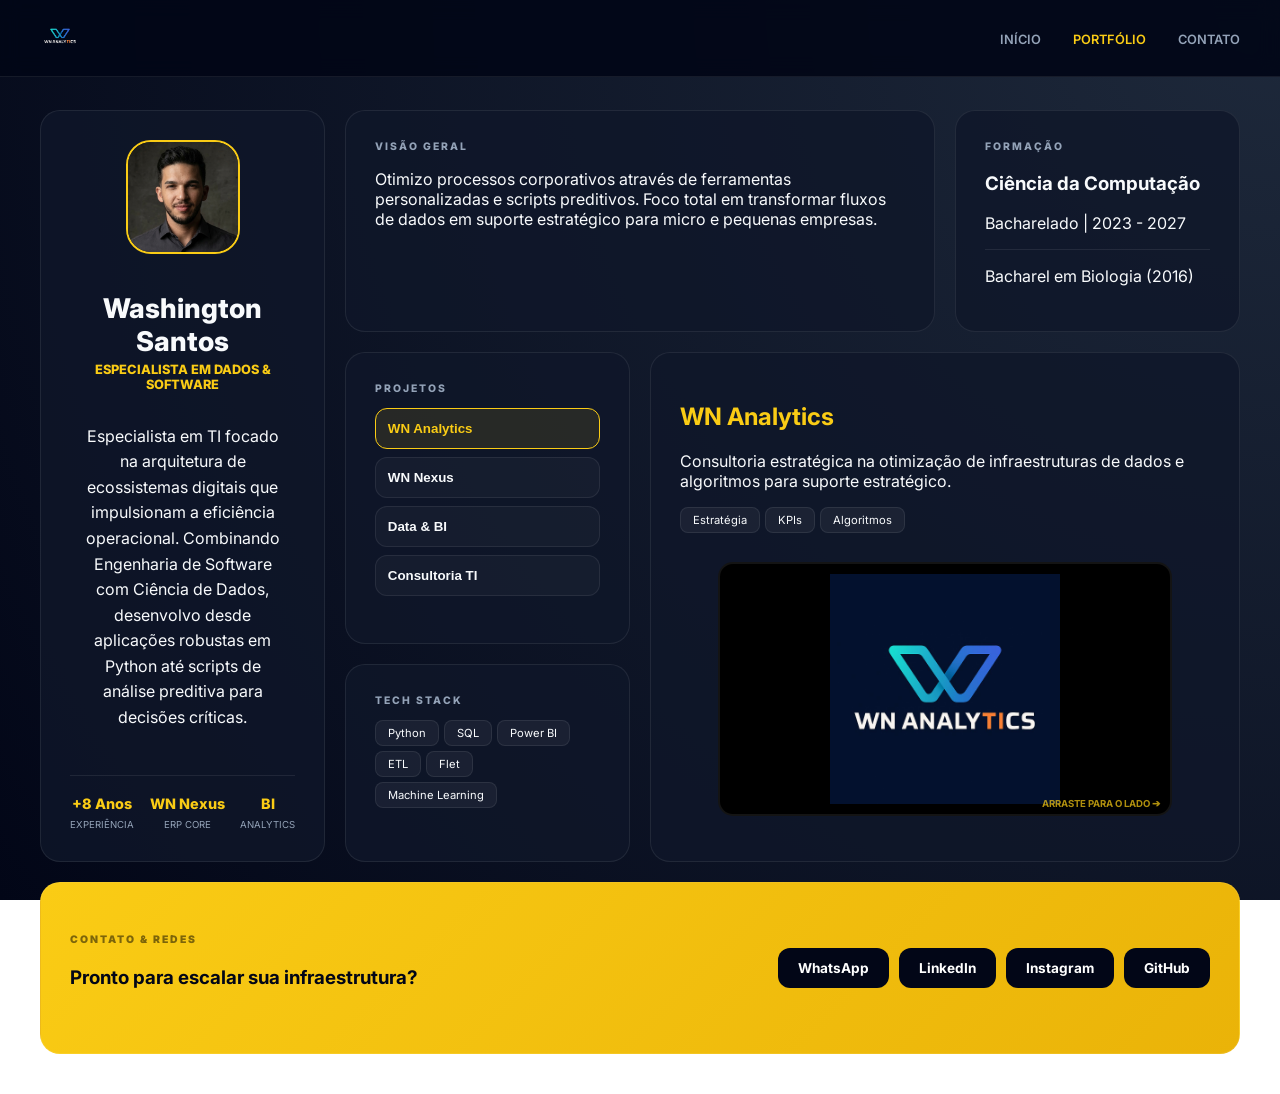
<file: portfolio.html>
<!doctype html>
<html lang="pt-BR">
  <head>
    <meta charset="UTF-8" />
    <meta name="viewport" content="width=device-width, initial-scale=1.0" />
    <title>Portfólio | Washington Santos</title>
    <link rel="stylesheet" href="styles-port.css" />
    <link
      href="https://fonts.googleapis.com/css2?family=Inter:wght@400;600;800&display=swap"
      rel="stylesheet"
    />
  </head>
  <body class="p-page">
    <header class="p-header">
      <div class="p-container">
        <div class="p-logo">
          <a href="index.html"
            ><img src="imagens/logo fundo transparente.png" alt="WN Analytics"
          /></a>
        </div>
        <nav class="p-nav">
          <ul>
            <li><a href="index.html">Início</a></li>
            <li><a href="portfolio.html" class="p-active">Portfólio</a></li>
            <li><a href="index.html#contato">Contato</a></li>
          </ul>
        </nav>
      </div>
    </header>

    <main class="p-wrapper">
      <div class="p-bento-grid">
        <section class="p-card p-profile">
          <div class="p-photo">
            <img src="imagens/Washington Santos.png" alt="Washington Santos" />
          </div>
          <h1>Washington Santos</h1>
          <span class="p-gold-tag">Especialista em Dados & Software</span>
          <p class="p-bio">
            Especialista em TI focado na arquitetura de ecossistemas digitais
            que impulsionam a eficiência operacional. Combinando Engenharia de
            Software com Ciência de Dados, desenvolvo desde aplicações robustas
            em Python até scripts de análise preditiva para decisões críticas.
          </p>
          <div class="p-profile-stats">
            <div class="p-stat-item">
              <span class="p-stat-value">+8 Anos</span>
              <span class="p-stat-label">Experiência</span>
            </div>
            <div class="p-stat-item">
              <span class="p-stat-value">WN Nexus</span>
              <span class="p-stat-label">ERP Core</span>
            </div>
            <div class="p-stat-item">
              <span class="p-stat-value">BI</span>
              <span class="p-stat-label">Analytics</span>
            </div>
          </div>
        </section>

        <section class="p-card p-about">
          <span class="p-label">Visão Geral</span>
          <p>
            Otimizo processos corporativos através de ferramentas personalizadas
            e scripts preditivos. Foco total em transformar fluxos de dados em
            suporte estratégico para micro e pequenas empresas.
          </p>
        </section>

        <section class="p-card p-edu">
          <span class="p-label">Formação</span>
          <h3>Ciência da Computação</h3>
          <p class="p-edu-meta">Bacharelado | 2023 - 2027</p>
          <div class="p-divider"></div>
          <p class="p-edu-meta">Bacharel em Biologia (2016)</p>
        </section>

        <section class="p-card p-menu">
          <span class="p-label">Projetos</span>
          <div class="p-btn-group">
            <button class="p-btn active" onclick="updateProject('analytics')">
              WN Analytics
            </button>
            <button class="p-btn" onclick="updateProject('nexus')">
              WN Nexus
            </button>
            <button class="p-btn" onclick="updateProject('bi')">
              Data & BI
            </button>
            <button class="p-btn" onclick="updateProject('infra')">
              Consultoria TI
            </button>
          </div>
        </section>

        <section class="p-card p-stack">
          <span class="p-label">Tech Stack</span>
          <div class="p-tech-icons">
            <span>Python</span><span>SQL</span><span>Power BI</span>
            <span>ETL</span><span>Flet</span><span>Machine Learning</span>
          </div>
        </section>

        <section class="p-card p-details" id="project-display">
          <div class="p-details-content">
            <div class="p-text-side">
              <h2 class="p-gold-text" id="p-title">WN Analytics</h2>
              <p id="p-desc">
                Consultoria estratégica na otimização de infraestruturas de
                dados e algoritmos para suporte estratégico.
              </p>
              <div class="p-tags" id="p-tags">
                <span>Estratégia</span><span>KPIs</span><span>Algoritmos</span>
              </div>
            </div>
            <div class="p-visual-side">
              <div class="p-carousel" id="p-carousel">
                <img src="imagens/logo_wn.jpg" class="p-img-fluid" />
              </div>
              <div class="p-carousel-hint">Arraste para o lado ➔</div>
            </div>
          </div>
        </section>

        <section class="p-card p-connect">
          <div class="p-connect-grid">
            <div class="p-connect-text">
              <span class="p-label-dark">Contato & Redes</span>
              <h3>Pronto para escalar sua infraestrutura?</h3>
            </div>
            <div class="p-social-btns">
              <a
                href="https://wa.me/5581998286308"
                class="p-btn-social"
                target="_blank"
                >WhatsApp</a
              >
              <a
                href="https://www.linkedin.com/in/washington-ti/"
                class="p-btn-social"
                target="_blank"
                >LinkedIn</a
              >
              <a
                href="https://www.instagram.com/wnanalytics"
                class="p-btn-social"
                target="_blank"
                >Instagram</a
              >
              <a
                href="https://github.com/SH1NNxs"
                class="p-btn-social"
                target="_blank"
                >GitHub</a
              >
            </div>
          </div>
        </section>
      </div>
    </main>

    <script>
      function updateProject(id) {
        const projects = {
          analytics: {
            t: "WN Analytics",
            d: "Otimização de infraestruturas de dados e algoritmos estratégicos.",
            g: ["Estratégia", "KPIs", "Algoritmos"],
            i: ["imagens/analytics-preview.png", "imagens/analytics-2.png"],
          },
          nexus: {
            t: "WN Nexus",
            d: "ERP escalável com foco em Engenharia de Software. Gestão e análise em tempo real.",
            g: ["Python", "Flet", "Engenharia"],
            i: [
              "imagens/nexus-vendas.png",
              "imagens/nexus-estoque.png",
              "imagens/nexus-dash.png",
            ],
          },
          bi: {
            t: "Data & BI",
            d: "ETL e scripts preditivos em Python para previsões acionáveis.",
            g: ["Predictive", "ETL", "Power BI"],
            i: ["imagens/bi-view.png", "imagens/bi-view-2.png"],
          },
          infra: {
            t: "Consultoria TI",
            d: "Governança tecnológica e segurança da informação corporativa.",
            g: ["Segurança", "Infra", "Redes"],
            i: ["imagens/infra-view.png"],
          },
        };

        const p = projects[id];
        document
          .querySelectorAll(".p-btn")
          .forEach((b) => b.classList.remove("active"));
        event.currentTarget.classList.add("active");

        const display = document.getElementById("project-display");
        display.style.opacity = 0;

        setTimeout(() => {
          document.getElementById("p-title").innerText = p.t;
          document.getElementById("p-desc").innerText = p.d;
          document.getElementById("p-tags").innerHTML = p.g
            .map((tag) => `<span>${tag}</span>`)
            .join("");

          // Atualiza Carrossel
          const carousel = document.getElementById("p-carousel");
          carousel.innerHTML = p.i
            .map((src) => `<img src="${src}" class="p-img-fluid">`)
            .join("");
          carousel.scrollLeft = 0; // Reseta o scroll para a primeira foto

          display.style.opacity = 1;
        }, 250);
      }
    </script>
  </body>
</html>
</file>
<file: styles-port.css>
:root {
    --p-bg: #020617;
    --p-card: rgba(15, 23, 42, 0.8);
    --p-gold: #facc15;
    --p-gold-muted: #eab308;
    --p-text: #f8fafc;
    --p-sub: #94a3b8;
    --p-border: rgba(255, 255, 255, 0.08);
    --p-radius: 20px;
    --p-transition: all 0.4s cubic-bezier(0.4, 0, 0.2, 1);
}

.p-page {
    background: radial-gradient(circle at top right, #1e293b, var(--p-bg)) !important;
    background-attachment: fixed !important;
    color: var(--p-text); margin: 0; font-family: 'Inter', sans-serif;
}

.p-header {
    background: rgba(2, 6, 23, 0.9); backdrop-filter: blur(10px);
    border-bottom: 1px solid var(--p-border); position: fixed;
    top: 0; width: 100%; z-index: 1000; padding: 1rem 0;
}

.p-container { max-width: 1200px; margin: 0 auto; display: flex; justify-content: space-between; align-items: center; padding: 0 20px; }
.p-logo img { height: 40px; }
.p-nav ul { list-style: none; display: flex; gap: 2rem; margin: 0; padding: 0; }
.p-nav a { text-decoration: none; color: var(--p-sub); font-weight: 600; font-size: 0.8rem; text-transform: uppercase; }
.p-nav a.p-active { color: var(--p-gold); }

.p-wrapper { max-width: 1200px; margin: 110px auto 40px; padding: 0 20px; }

/* BENTO GRID */
.p-bento-grid {
    display: grid;
    grid-template-columns: repeat(4, 1fr);
    grid-template-areas: 
        "profile about about edu"
        "profile menu details details"
        "profile stack details details"
        "connect connect connect connect";
    gap: 1.25rem;
}

.p-card { background: var(--p-card); border: 1px solid var(--p-border); border-radius: var(--p-radius); padding: 1.8rem; transition: var(--p-transition); overflow: hidden; }
.p-card:hover { border-color: rgba(250, 204, 21, 0.4); transform: translateY(-5px); }

/* ÁREAS */
.p-profile { grid-area: profile; display: flex; flex-direction: column; align-items: center; text-align: center; }
.p-about { grid-area: about; }
.p-edu { grid-area: edu; }
.p-menu { grid-area: menu; }
.p-stack { grid-area: stack; }
.p-details { grid-area: details; min-height: 450px; opacity: 1; transition: opacity 0.3s; }
.p-connect { grid-area: connect; background: linear-gradient(135deg, var(--p-gold) 0%, var(--p-gold-muted) 100%); color: #020617; }

/* PERFIL */
.p-photo { width: 110px; height: 110px; border-radius: 25px; border: 2px solid var(--p-gold); margin-bottom: 1rem; overflow: hidden; }
.p-photo img { width: 100%; height: 100%; object-fit: cover; }
.p-profile h1 { font-size: 1.7rem; font-weight: 800; margin-bottom: 0.2rem; }
.p-gold-tag { color: var(--p-gold); font-size: 0.8rem; font-weight: 800; text-transform: uppercase; margin-bottom: 1rem; }
.p-bio { font-size: 1rem; line-height: 1.6; margin-bottom: auto; padding: 0 10px; }
.p-profile-stats { display: flex; justify-content: space-between; width: 100%; margin-top: 1.5rem; padding-top: 1.2rem; border-top: 1px solid var(--p-border); }
.p-stat-value { font-size: 0.9rem; font-weight: 800; color: var(--p-gold); display: block; }
.p-stat-label { font-size: 0.6rem; text-transform: uppercase; color: var(--p-sub); }

/* CARROSSEL DE IMAGENS */
.p-visual-side {
    position: relative;
    max-width: 85%;
    margin: 1.5rem auto 0;
    background: #000;
    border-radius: 15px;
    border: 2px solid var(--p-border);
    transition: var(--p-transition);
}

.p-card:hover .p-visual-side { border-color: var(--p-gold); box-shadow: 0 0 20px rgba(250, 204, 21, 0.2); }

.p-carousel {
    display: flex;
    overflow-x: auto;
    scroll-snap-type: x mandatory;
    gap: 0;
    border-radius: 13px;
    -ms-overflow-style: none; scrollbar-width: none;
}
.p-carousel::-webkit-scrollbar { display: none; }

.p-img-fluid {
    flex: 0 0 100%;
    width: 100%;
    height: 250px;
    object-fit: contain;
    scroll-snap-align: center;
    padding: 10px;
    box-sizing: border-box;
}

.p-carousel-hint {
    position: absolute; bottom: 5px; right: 10px;
    font-size: 0.6rem; color: var(--p-gold); font-weight: 700;
    text-transform: uppercase; pointer-events: none; opacity: 0.7;
}

/* BOTÕES E TAGS */
.p-label { color: var(--p-sub); font-size: 0.65rem; text-transform: uppercase; letter-spacing: 2px; display: block; margin-bottom: 0.8rem; font-weight: 800; }
.p-label-dark { color: rgba(0,0,0,0.5); font-size: 0.65rem; text-transform: uppercase; letter-spacing: 2px; font-weight: 900; }
.p-gold-text { color: var(--p-gold); font-size: 1.5rem; }
.p-divider { height: 1px; background: var(--p-border); margin: 8px 0; }

.p-btn-group { display: flex; flex-direction: column; gap: 0.5rem; }
.p-btn { background: rgba(255,255,255,0.03); border: 1px solid var(--p-border); color: var(--p-text); padding: 12px; border-radius: 12px; cursor: pointer; text-align: left; font-weight: 700; transition: 0.3s; }
.p-btn.active { border-color: var(--p-gold); color: var(--p-gold); background: rgba(250, 204, 21, 0.1); }

.p-tech-icons span, .p-tags span { font-size: 0.7rem; background: rgba(255,255,255,0.05); padding: 5px 12px; border-radius: 8px; margin: 0 5px 5px 0; display: inline-block; border: 1px solid var(--p-border); }

/* CONTATO */
.p-connect-grid { display: flex; justify-content: space-between; align-items: center; padding: 1rem 0; }
.p-social-btns { display: flex; gap: 10px; flex-wrap: wrap; justify-content: flex-end; }
.p-btn-social { text-decoration: none; background: #020617; color: #fff !important; padding: 12px 20px; border-radius: 12px; font-weight: 700; font-size: 0.85rem; transition: 0.3s; }
.p-btn-social:hover { transform: translateY(-3px); background: #1e293b; }

/* RESPONSIVIDADE */
@media (max-width: 1024px) {
    .p-bento-grid { grid-template-areas: "profile about about edu" "menu details details details" "stack details details details" "connect connect connect connect"; }
}

@media (max-width: 768px) {
    .p-wrapper { margin-top: 100px; }
    .p-bento-grid { display: flex; flex-direction: column; gap: 1rem; }
    .p-connect-grid { flex-direction: column; text-align: center; gap: 1.5rem; }
    .p-social-btns { justify-content: center; width: 100%; }
    .p-btn-social { width: 46%; text-align: center; } /* Mantém em pares no mobile */
    .p-visual-side { max-width: 100%; }
}
</file>
